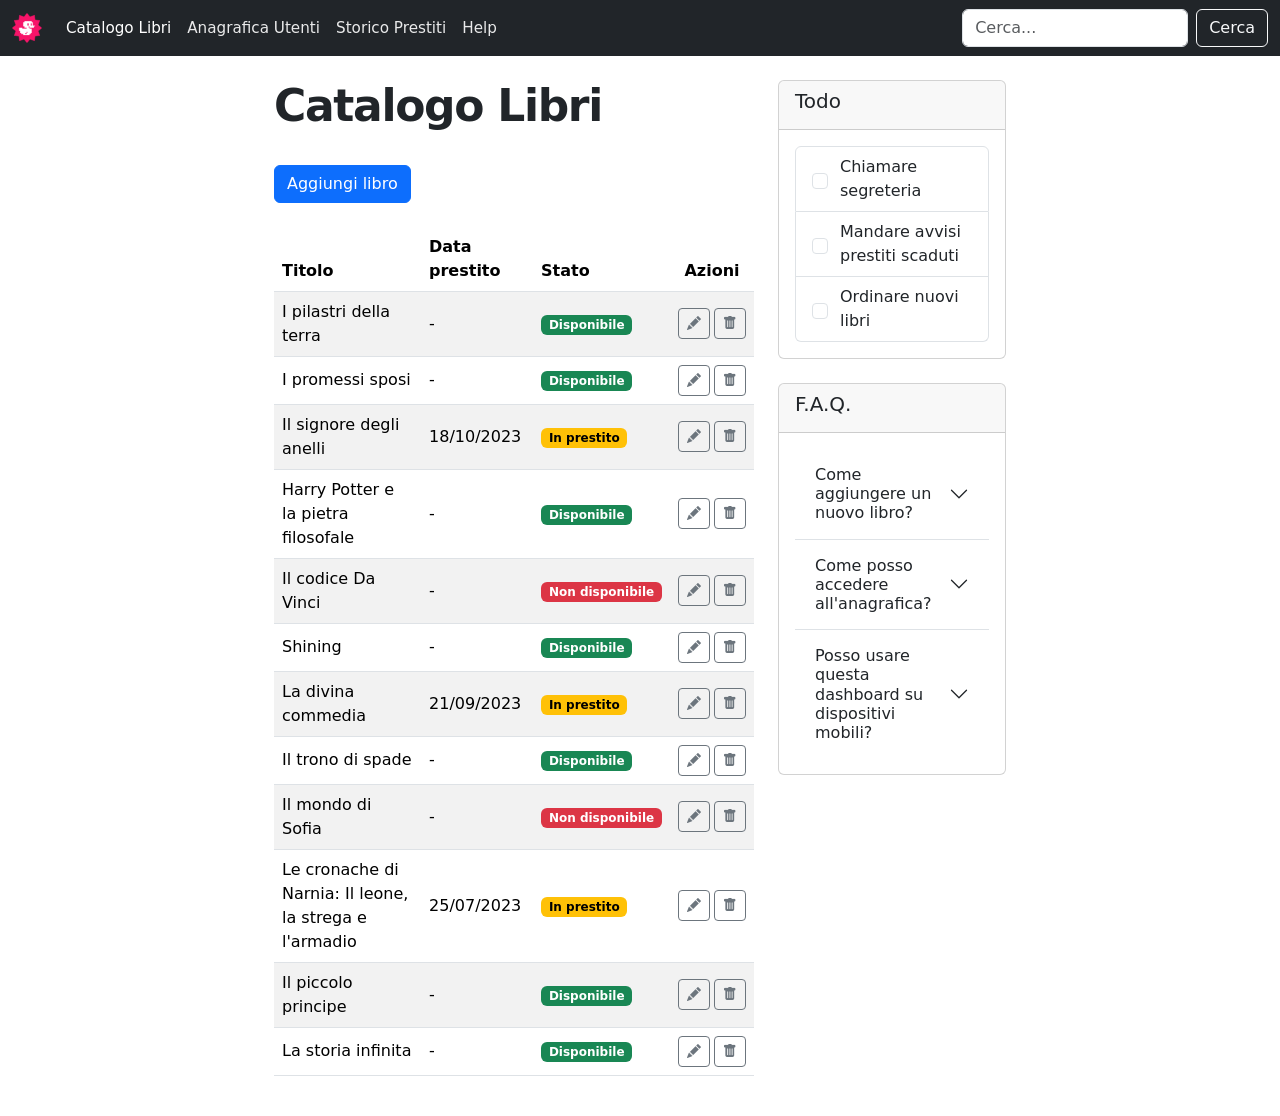
<file: index.html>
<!DOCTYPE html>
<html lang="en">
<head>
    <meta charset="UTF-8">
    <meta name="viewport" content="width=device-width, initial-scale=1.0">
    <title>Catalogo Libri Dashboard</title>

    <link href="https://cdn.jsdelivr.net/npm/bootstrap@5.3.3/dist/css/bootstrap.min.css" rel="stylesheet">
    <link rel="stylesheet" href="/styles/style.css">

    <link rel="stylesheet" href="https://cdn.jsdelivr.net/npm/bootstrap-icons@1.11.3/font/bootstrap-icons.min.css">
</head>
<body>
    <header>
        <!-- Navbar -->
        <nav class="navbar navbar-expand-lg navbar-dark bg-dark">
            <div class="container-fluid">
                <a class="navbar-brand d-flex align-items-center gap-2" href="dashboard.html">
                    <img src="/img/duck.png" alt="Logo" width="30" height="30">                    
                </a>
                
                <button class="navbar-toggler" type="button" data-bs-toggle="collapse" data-bs-target="#mainNavbar" aria-controls="#mainNavbar" aria-expanded="false" aria-label="Toggle navigation">
                    <span class="navbar-toggler-icon"></span>
                </button>

                <div class="collapse navbar-collapse" id="mainNavbar">
                    <ul class="navbar-nav me-auto my-2 my-lg-0 navbar-nav-scroll">
                        <li class="nav-item"><a class="nav-link active" aria-current="page" href="index.html">Catalogo Libri</a></li>
                        <li class="nav-item"><a class="nav-link" href="#">Anagrafica Utenti</a></li>
                        <li class="nav-item"><a class="nav-link" href="#">Storico Prestiti</a></li>
                        <li class="nav-item"><a class="nav-link" href="#">Help</a></li>
                    </ul>

                    <form class="d-none d-lg-flex" role="search">
                    <input class="form-control me-2" type="search" placeholder="Cerca...">
                    <button class="btn btn-outline-light" type="submit">Cerca</button>
                    </form>
                </div>
            </div>
        </nav>
    </header>

    <main class="py-4 px-4">
        <div class="container-fluid content-wrap">
            <div class="row g-4">
                <section class="col-12 col-xl-8">
                    <!-- Catalogo -->
                    <div class="d-flex flex-wrap justify-content-between align-items-center gap-3 mb-4">
                        <h1 class="page-title mb-3">Catalogo Libri</h1>
                        <a href="new-book.html" class="btn btn-primary" tabindex="-1" role="button">Aggiungi libro</a>
                    </div>

                    <!-- Tabella -->
                    <div class="table-responsive">
                        <table class="table align-middle table-striped table-hover">
                            <thead>
                                <tr>
                                <th>Titolo</th>
                                <th class="d-none d-md-table-cell">Data prestito</th>
                                <th>Stato</th>
                                <th class="text-center">Azioni</th>
                                </tr>
                            </thead>
                            <tbody>
                                <tr>
                                    <td>I pilastri della terra</td>
                                    <td class="d-none d-md-table-cell">-</td>
                                    <td><span class="badge text-bg-success">Disponibile</span></td>
                                    <td class="text-center">
                                        <div class="d-inline-flex gap-1">
                                            <button class="btn btn-outline-secondary btn-sm">
                                                <i class="bi bi-pencil-fill"></i>
                                            </button>
                                            <button class="btn btn-outline-secondary btn-sm">
                                                <i class="bi bi-trash-fill"></i>
                                            </button>
                                        </div>
                                    </td>
                                </tr>
                                <tr>
                                    <td>I promessi sposi</td>
                                    <td class="d-none d-md-table-cell">-</td>
                                    <td><span class="badge text-bg-success">Disponibile</span></td>
                                    <td class="text-center">
                                        <div class="d-inline-flex gap-1">
                                            <button class="btn btn-outline-secondary btn-sm">
                                                <i class="bi bi-pencil-fill"></i>
                                            </button>
                                            <button class="btn btn-outline-secondary btn-sm">
                                                <i class="bi bi-trash-fill"></i>
                                            </button>
                                        </div>
                                    </td>
                                </tr>
                                <tr>
                                    <td>Il signore degli anelli</td>
                                    <td class="d-none d-md-table-cell">18/10/2023</td>
                                    <td><span class="badge text-bg-warning">In prestito</span></td>
                                    <td class="text-center">
                                        <div class="d-inline-flex gap-1">
                                            <button class="btn btn-outline-secondary btn-sm">
                                                <i class="bi bi-pencil-fill"></i>
                                            </button>
                                            <button class="btn btn-outline-secondary btn-sm">
                                                <i class="bi bi-trash-fill"></i>
                                            </button>
                                        </div>
                                    </td>
                                </tr>
                                <tr>
                                    <td>Harry Potter e la pietra filosofale</td>
                                    <td class="d-none d-md-table-cell">-</td>
                                    <td><span class="badge text-bg-success">Disponibile</span></td>
                                    <td class="text-center">
                                        <div class="d-inline-flex gap-1">
                                            <button class="btn btn-outline-secondary btn-sm">
                                                <i class="bi bi-pencil-fill"></i>
                                            </button>
                                            <button class="btn btn-outline-secondary btn-sm">
                                                <i class="bi bi-trash-fill"></i>
                                            </button>
                                        </div>
                                    </td>
                                </tr>
                                <tr>
                                    <td>Il codice Da Vinci</td>
                                    <td class="d-none d-md-table-cell">-</td>
                                    <td><span class="badge text-bg-danger">Non disponibile</span></td>
                                    <td class="text-center">
                                        <div class="d-inline-flex gap-1">
                                            <button class="btn btn-outline-secondary btn-sm">
                                                <i class="bi bi-pencil-fill"></i>
                                            </button>
                                            <button class="btn btn-outline-secondary btn-sm">
                                                <i class="bi bi-trash-fill"></i>
                                            </button>
                                        </div>
                                    </td>
                                </tr>
                                <tr>
                                    <td>Shining</td>
                                    <td class="d-none d-md-table-cell">-</td>
                                    <td><span class="badge text-bg-success">Disponibile</span></td>
                                    <td class="text-center">
                                        <div class="d-inline-flex gap-1">
                                            <button class="btn btn-outline-secondary btn-sm">
                                                <i class="bi bi-pencil-fill"></i>
                                            </button>
                                            <button class="btn btn-outline-secondary btn-sm">
                                                <i class="bi bi-trash-fill"></i>
                                            </button>
                                        </div>
                                    </td>
                                </tr>
                                <tr>
                                    <td>La divina commedia</td>
                                    <td class="d-none d-md-table-cell">21/09/2023</td>
                                    <td><span class="badge text-bg-warning">In prestito</span></td>
                                    <td class="text-center">
                                        <div class="d-inline-flex gap-1">
                                            <button class="btn btn-outline-secondary btn-sm">
                                                <i class="bi bi-pencil-fill"></i>
                                            </button>
                                            <button class="btn btn-outline-secondary btn-sm">
                                                <i class="bi bi-trash-fill"></i>
                                            </button>
                                        </div>
                                    </td>
                                </tr>
                                <tr>
                                    <td>Il trono di spade</td>
                                    <td class="d-none d-md-table-cell">-</td>
                                    <td><span class="badge text-bg-success">Disponibile</span></td>
                                    <td class="text-center">
                                        <div class="d-inline-flex gap-1">
                                            <button class="btn btn-outline-secondary btn-sm">
                                                <i class="bi bi-pencil-fill"></i>
                                            </button>
                                            <button class="btn btn-outline-secondary btn-sm">
                                                <i class="bi bi-trash-fill"></i>
                                            </button>
                                        </div>
                                    </td>
                                </tr>
                                <tr>
                                    <td>Il mondo di Sofia</td>
                                    <td class="d-none d-md-table-cell">-</td>
                                    <td><span class="badge text-bg-danger">Non disponibile</span></td>
                                    <td class="text-center">
                                        <div class="d-inline-flex gap-1">
                                            <button class="btn btn-outline-secondary btn-sm">
                                                <i class="bi bi-pencil-fill"></i>
                                            </button>
                                            <button class="btn btn-outline-secondary btn-sm">
                                                <i class="bi bi-trash-fill"></i>
                                            </button>
                                        </div>
                                    </td>
                                </tr>
                                <tr>
                                    <td>Le cronache di Narnia: Il leone, la strega e l'armadio</td>
                                    <td class="d-none d-md-table-cell">25/07/2023</td>
                                    <td><span class="badge text-bg-warning">In prestito</span></td>
                                    <td class="text-center">
                                        <div class="d-inline-flex gap-1">
                                            <button class="btn btn-outline-secondary btn-sm">
                                                <i class="bi bi-pencil-fill"></i>
                                            </button>
                                            <button class="btn btn-outline-secondary btn-sm">
                                                <i class="bi bi-trash-fill"></i>
                                            </button>
                                        </div>
                                    </td>
                                </tr>
                                <tr>
                                    <td>Il piccolo principe</td>
                                    <td class="d-none d-md-table-cell">-</td>
                                    <td><span class="badge text-bg-success">Disponibile</span></td>
                                    <td class="text-center">
                                        <div class="d-inline-flex gap-1">
                                            <button class="btn btn-outline-secondary btn-sm">
                                                <i class="bi bi-pencil-fill"></i>
                                            </button>
                                            <button class="btn btn-outline-secondary btn-sm">
                                                <i class="bi bi-trash-fill"></i>
                                            </button>
                                        </div>
                                    </td>
                                </tr>
                                <tr>
                                    <td>La storia infinita</td>
                                    <td class="d-none d-md-table-cell">-</td>
                                    <td><span class="badge text-bg-success">Disponibile</span></td>
                                    <td class="text-center">
                                        <div class="d-inline-flex gap-1">
                                            <button class="btn btn-outline-secondary btn-sm">
                                                <i class="bi bi-pencil-fill"></i>
                                            </button>
                                            <button class="btn btn-outline-secondary btn-sm">
                                                <i class="bi bi-trash-fill"></i>
                                            </button>
                                        </div>
                                    </td>
                                </tr>
                            </tbody>
                        </table>
                    </div>
                </section>

                

                <aside class="col-12 col-xl-4">
                    <!-- sidebar -->
                    <div class="card">
                        <div class="card-header">
                            <h5 class="card-title">Todo</h5>
                        </div>
                        <div class="card-body">
                            <ul class="list-group">
                                <li class="list-group-item d-flex align-items-center gap-2">
                                    <input class="form-check-input me-1" type="checkbox" value="" id="firstCheckbox">
                                    <label class="form-check-label" for="firstCheckbox">Chiamare segreteria</label>
                                </li>
                                <li class="list-group-item d-flex align-items-center gap-2">
                                    <input class="form-check-input me-1" type="checkbox" value="" id="secondCheckbox">
                                    <label class="form-check-label" for="secondCheckbox">Mandare avvisi prestiti scaduti</label>
                                </li>
                                <li class="list-group-item d-flex align-items-center gap-2">
                                    <input class="form-check-input me-1" type="checkbox" value="" id="thirdCheckbox">
                                    <label class="form-check-label" for="thirdCheckbox">Ordinare nuovi libri</label>
                                </li>
                            </ul>
                        </div>
                    </div>

                    <div class="card mt-4">
                        <div class="card-header">
                            <h5 class="card-title">F.A.Q.</h5>
                        </div>
                        <div class="card-body">
                            <div class="accordion accordion-flush" id="accordionFlushExample">
                                <div class="accordion-item align-items-center gap-2">
                                    <h2 class="accordion-header" id="flush-headingOne">
                                        <button class="accordion-button collapsed" type="button" data-bs-toggle="collapse" data-bs-target="#flush-collapseOne" aria-expanded="false" aria-controls="flush-collapseOne">
                                            Come aggiungere un nuovo libro?
                                        </button>
                                    </h2>
                                    <div id="flush-collapseOne" class="accordion-collapse collapse" aria-labelledby="flush-headingOne" data-bs-parent="#accordionFlushExample">
                                        <div class="accordion-body">Per aggiungere un nuovo libro, puoi seguire questi passi:<br> 1) Accedi al sistema;<br>  2) Naviga fino alla sezione "Gestione Libri";<br>  3) Clicca su "Aggiungi Nuovo Libro";<br>  4) Compila i campi richiesti;<br>  5) Salva le modifiche.</div>
                                    </div>
                                </div>
                                <div class="accordion-item align-items-center gap-2">
                                    <h2 class="accordion-header" id="flush-headingTwo">
                                        <button class="accordion-button collapsed" type="button" data-bs-toggle="collapse" data-bs-target="#flush-collapseTwo" aria-expanded="false" aria-controls="flush-collapseTwo">
                                            Come posso accedere all'anagrafica?
                                        </button>
                                    </h2>
                                    <div id="flush-collapseTwo" class="accordion-collapse collapse" aria-labelledby="flush-headingTwo" data-bs-parent="#accordionFlushExample">
                                        <div class="accordion-body">Per accedere all'anagrafica, puoi seguire questi passi:<br>  1) Accedi al sistema; <br> 2) Naviga fino alla sezione "Anagrafica";<br>  3) Seleziona il cliente desiderato.</div>
                                    </div>
                                </div>
                                <div class="accordion-item align-items-center gap-2">
                                    <h2 class="accordion-header" id="flush-headingThree">
                                        <button class="accordion-button collapsed" type="button" data-bs-toggle="collapse" data-bs-target="#flush-collapseThree" aria-expanded="false" aria-controls="flush-collapseThree">
                                            Posso usare questa dashboard su dispositivi mobili?
                                        </button>
                                    </h2>
                                    <div id="flush-collapseThree" class="accordion-collapse collapse" aria-labelledby="flush-headingThree" data-bs-parent="#accordionFlushExample">
                                        <div class="accordion-body">Sì, questa dashboard è completamente responsive e può essere utilizzata su dispositivi mobili senza problemi.</div>
                                    </div>
                                </div>
                            </div>
                        </div>
                    </div>
                </aside>
            </div>
        </div>

        

    </main>

    <script src="https://cdn.jsdelivr.net/npm/bootstrap@5.3.3/dist/js/bootstrap.bundle.min.js"></script>
</body>
</html>
</file>
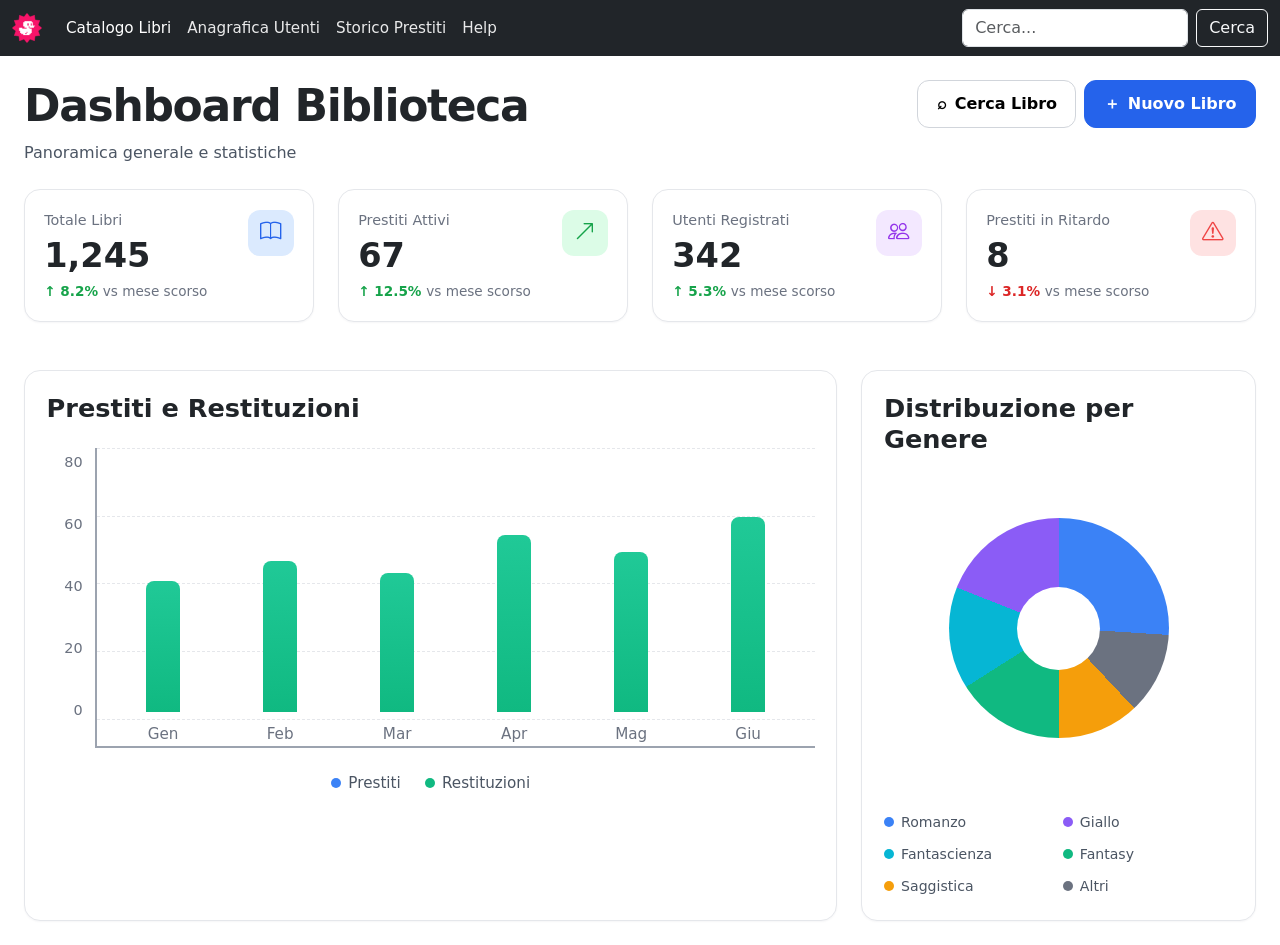
<file: dashboard.html>
<!DOCTYPE html>
<html lang="en">
<head>
    <meta charset="UTF-8">
    <meta name="viewport" content="width=device-width, initial-scale=1.0">
    <title>Catalogo Libri Dashboard</title>

    <link href="https://fonts.googleapis.com/css2?family=Inter:wght@400;500;600;700;800&amp;display=swap" rel="stylesheet">
    <link href="https://cdn.jsdelivr.net/npm/bootstrap@5.3.3/dist/css/bootstrap.min.css" rel="stylesheet">
    <link rel="stylesheet" href="/styles/style.css">

    <link rel="stylesheet" href="https://cdn.jsdelivr.net/npm/bootstrap-icons@1.11.3/font/bootstrap-icons.min.css">
</head>
<body>
    <header>
        <!-- Navbar -->
        <nav class="navbar navbar-expand-lg navbar-dark bg-dark">
            <div class="container-fluid">
                <a class="navbar-brand d-flex align-items-center gap-2" href="dashboard.html">
                    <img src="/img/duck.png" alt="Logo" width="30" height="30">                    
                </a>
                
                <button class="navbar-toggler" type="button" data-bs-toggle="collapse" data-bs-target="#mainNavbar" aria-controls="#mainNavbar" aria-expanded="false" aria-label="Toggle navigation">
                    <span class="navbar-toggler-icon"></span>
                </button>

                <div class="collapse navbar-collapse" id="mainNavbar">
                    <ul class="navbar-nav me-auto my-2 my-lg-0 navbar-nav-scroll">
                        <li class="nav-item"><a class="nav-link active" aria-current="page" href="index.html">Catalogo Libri</a></li>
                        <li class="nav-item"><a class="nav-link" href="#">Anagrafica Utenti</a></li>
                        <li class="nav-item"><a class="nav-link" href="#">Storico Prestiti</a></li>
                        <li class="nav-item"><a class="nav-link" href="#">Help</a></li>
                    </ul>

                    <form class="d-none d-lg-flex" role="search">
                    <input class="form-control me-2" type="search" placeholder="Cerca...">
                    <button class="btn btn-outline-light" type="submit">Cerca</button>
                    </form>
                </div>
            </div>
        </nav>
    </header>

    <main class="py-4 px-4">
        
        
            <div class="d-flex flex-column flex-lg-row justify-content-between align-items-start align-items gap-3 mb-4">
                <div>
                    <h1 class="page-title mb-2">Dashboard Biblioteca</h1>
                    <p class="page-subtitle mb-0">Panoramica generale e statistiche</p>
                </div>
                <div class="d-flex flex-column flex-sm-row gap-2">
                    <button class="btn btn-light action-btn"><span class="me-2">⌕</span>Cerca Libro</button>
                    <a href="new-book.html" class="btn btn-primary action-btn">
                    <span class="me-2">＋</span>Nuovo Libro
                    </a>
                </div>
            </div>
        
        
        <div class="row g-4 mb-4 mb-lg-5">
            <div class="col-12 col-sm-6 col-xl-3">
                <div class="stat-card">
                    <div class="d-flex justify-content-between align-items">
                        <div>
                            <p class="stat-label mb-2">Totale Libri</p>
                            <h2 class="stat-number mb-2">1,245</h2>
                            <p class="stat-trend trend-positive mb-0">↑ 8.2% <span>vs mese scorso</span></p>
                        </div>
                        <div class="stat-icon icon-blue">
                            <i class="bi bi-book"></i>
                        </div>
                    </div>
                </div>
            </div>
            <div class="col-12 col-sm-6 col-xl-3">
                <div class="stat-card">
                    <div class="d-flex justify-content-between align-items-start">
                        <div>
                            <p class="stat-label mb-2">Prestiti Attivi</p>
                            <h2 class="stat-number mb-2">67</h2>
                            <p class="stat-trend trend-positive mb-0">↑ 12.5% <span>vs mese scorso</span></p>
                        </div>
                        <div class="stat-icon icon-green">
                            <i class="bi bi-arrow-up-right"></i>
                        </div>
                    </div>
                </div>
            </div>
            <div class="col-12 col-sm-6 col-xl-3">
                <div class="stat-card">
                    <div class="d-flex justify-content-between align-items-start">
                        <div>
                            <p class="stat-label mb-2">Utenti Registrati</p>
                            <h2 class="stat-number mb-2">342</h2>
                            <p class="stat-trend trend-positive mb-0">↑ 5.3% <span>vs mese scorso</span></p>
                        </div>
                        <div class="stat-icon icon-purple">
                            <i class="bi bi-people"></i>
                        </div>
                    </div>
                </div>
            </div>
            <div class="col-12 col-sm-6 col-xl-3">
                <div class="stat-card">
                    <div class="d-flex justify-content-between align-items-start">
                        <div>
                            <p class="stat-label mb-2">Prestiti in Ritardo</p>
                            <h2 class="stat-number mb-2">8</h2>
                            <p class="stat-trend trend-negative mb-0">↓ 3.1% <span>vs mese scorso</span></p>
                        </div>
                        <div class="stat-icon icon-red">
                            <i class="bi bi-exclamation-triangle"></i>
                        </div>
                    </div>
                </div>
            </div>
        </div>
        <div class="row g-4 align-items-stretch">
            <div class="col-12 col-lg-8">
            <div class="dashboard-card h-100">
                <h3 class="section-title mb-4">Prestiti e Restituzioni</h3>
                
                <div class="chart-area">
                <div class="y-axis"><span>80</span><span>60</span><span>40</span><span>20</span><span>0</span></div>
                <div class="bars-wrapper">
                    <div class="grid-lines"><span></span><span></span><span></span><span></span><span></span></div>
                    <div class="bars">
                    <div class="bar-item"><div class="bar green" style="height: 45%;"></div><p>Gen</p></div>
                    <div class="bar-item"><div class="bar green" style="height: 52%;"></div><p>Feb</p></div>
                    <div class="bar-item"><div class="bar green" style="height: 48%;"></div><p>Mar</p></div>
                    <div class="bar-item"><div class="bar green" style="height: 61%;"></div><p>Apr</p></div>
                    <div class="bar-item"><div class="bar green" style="height: 55%;"></div><p>Mag</p></div>
                    <div class="bar-item"><div class="bar green" style="height: 67%;"></div><p>Giu</p></div>
                    </div>
                </div>
                </div>
                <div class="legend mt-4"><div class="legend-item"><span class="legend-dot dot-blue"></span>Prestiti</div><div class="legend-item"><span class="legend-dot dot-green"></span>Restituzioni</div></div>
            </div>
            </div>
            <div class="col-12 col-lg-4">
            <div class="dashboard-card h-100">
                <h3 class="section-title mb-4">Distribuzione per Genere</h3>
                
                <div class="donut-wrap">
                    <div class="donut-chart"></div>
                </div>
                    <div class="row g-2 genre-legend mt-4">
                    <div class="col-6">
                        <div class="legend-item small"><span class="legend-dot dot-romance"></span>Romanzo</div>
                    </div>
                    <div class="col-6">
                        <div class="legend-item small"><span class="legend-dot dot-yellow"></span>Giallo</div>
                    </div>
                    <div class="col-6">
                        <div class="legend-item small"><span class="legend-dot dot-cyan"></span>Fantascienza</div>
                    </div>
                    <div class="col-6">
                        <div class="legend-item small"><span class="legend-dot dot-green"></span>Fantasy</div>
                    </div>
                    <div class="col-6">
                        <div class="legend-item small"><span class="legend-dot dot-orange"></span>Saggistica</div>
                    </div>
                    <div class="col-6">
                        <div class="legend-item small"><span class="legend-dot dot-gray"></span>Altri</div>
                    </div>
                </div>
            </div>
            </div>
        </div>
        </div>
    </main>

    <script src="https://cdn.jsdelivr.net/npm/bootstrap@5.3.3/dist/js/bootstrap.bundle.min.js"></script>
</body>
</html>
</file>
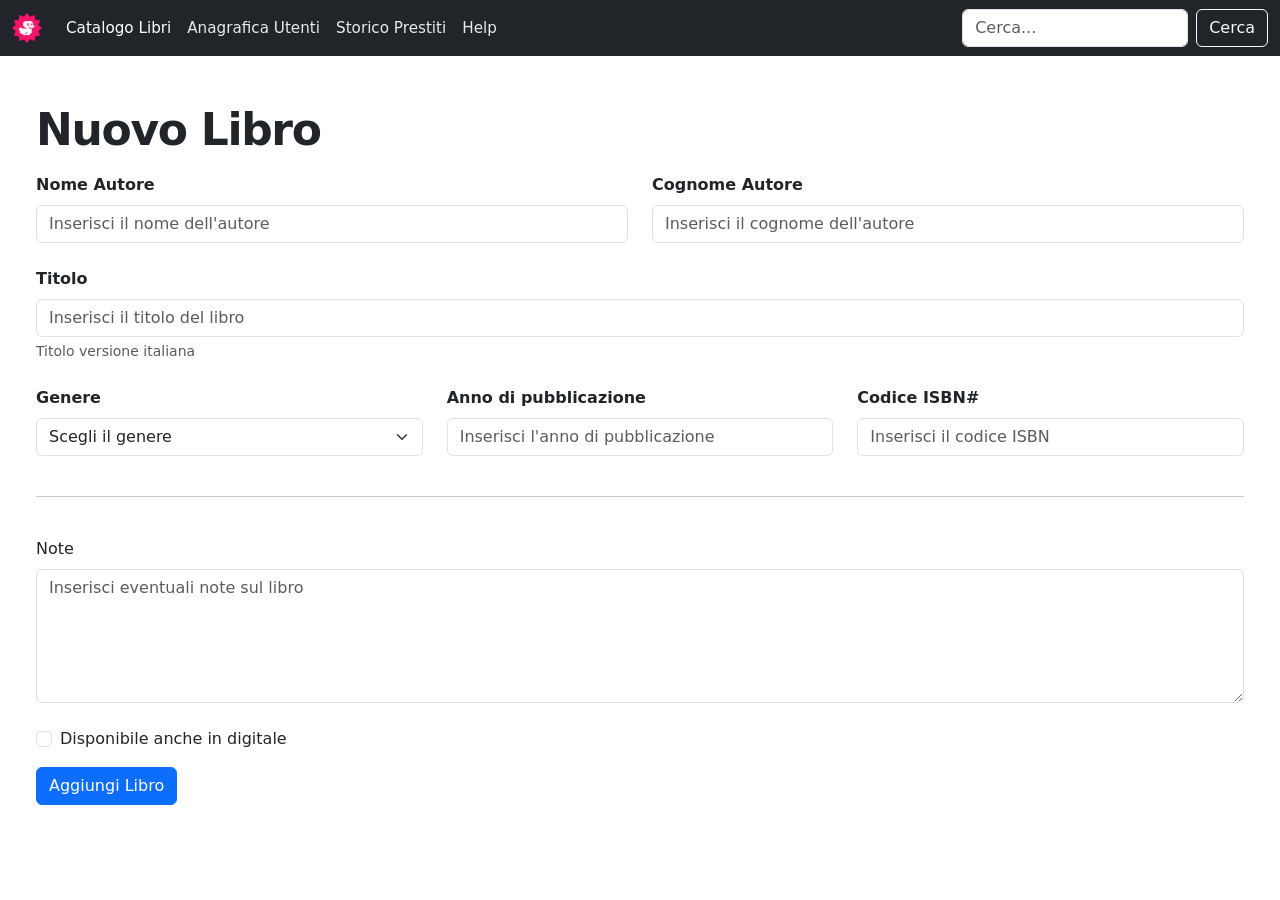
<file: new-book.html>
<!DOCTYPE html>
<html lang="en">
<head>
    <meta charset="UTF-8">
    <meta name="viewport" content="width=device-width, initial-scale=1.0">
    <title>Catalogo Libri Dashboard</title>

    <link href="https://cdn.jsdelivr.net/npm/bootstrap@5.3.3/dist/css/bootstrap.min.css" rel="stylesheet">
    <link rel="stylesheet" href="/styles/style.css">

    <link rel="stylesheet" href="https://cdn.jsdelivr.net/npm/bootstrap-icons@1.11.3/font/bootstrap-icons.min.css">
<header>
        <!-- Navbar -->
        <nav class="navbar navbar-expand-lg navbar-dark bg-dark">
            <div class="container-fluid">
                <a class="navbar-brand d-flex align-items-center gap-2" href="dashboard.html">
                    <img src="/img/duck.png" alt="Logo" width="30" height="30">                    
                </a>
                
                <button class="navbar-toggler" type="button" data-bs-toggle="collapse" data-bs-target="#mainNavbar" aria-controls="#mainNavbar" aria-expanded="false" aria-label="Toggle navigation">
                    <span class="navbar-toggler-icon"></span>
                </button>

                <div class="collapse navbar-collapse" id="mainNavbar">
                    <ul class="navbar-nav me-auto my-2 my-lg-0 navbar-nav-scroll">
                        <li class="nav-item"><a class="nav-link active" aria-current="page" href="index.html">Catalogo Libri</a></li>
                        <li class="nav-item"><a class="nav-link" href="#">Anagrafica Utenti</a></li>
                        <li class="nav-item"><a class="nav-link" href="#">Storico Prestiti</a></li>
                        <li class="nav-item"><a class="nav-link" href="#">Help</a></li>
                    </ul>

                    <form class="d-none d-lg-flex" role="search">
                    <input class="form-control me-2" type="search" placeholder="Cerca...">
                    <button class="btn btn-outline-light" type="submit">Cerca</button>
                    </form>
                </div>
            </div>
        </nav>
    </header>

    <!-- CONTENUTO PRINCIPALE -->
    <main class="page-content py-4 px-4">
        <div class="container-fluid form-wrapper">
            <div class="row mt-4">
                <div class="col-12">
                    <h1 class="page-title mb-3">Nuovo Libro</h1>
                </div>
            </div>

            <form>
                <div class="row g-4">
                    <!-- Nome autore -->
                    <div class="col-6 col-md-6">
                        <label for="title" class="form-label fw-semibold">Nome Autore</label>
                        <input required type="text" class="form-control" id="title" placeholder="Inserisci il nome dell'autore">
                    </div>
                    <!-- Cognome autore -->
                    <div class="col-6 col-md-6">
                        <label for="author" class="form-label fw-semibold">Cognome Autore</label>
                        <input required type="text" class="form-control" id="author" placeholder="Inserisci il cognome dell'autore">
                    </div>
                    <!-- Titolo libro -->
                    <div class="col-12">
                        <label for="title" class="form-label fw-semibold">Titolo</label>
                        <input required type="text" class="form-control" id="title" placeholder="Inserisci il titolo del libro">
                        <div class="form-text">Titolo versione italiana</div>
                    </div>
                    <!-- Genere -->
                    <div class="col-12 col-lg-4">
                        <label for="genre" class="form-label fw-semibold">Genere</label>
                        <select required id="genre" class="form-select" aria-label="Scegli il genere">
                            <option selected disabled value="">Scegli il genere</option>
                            <option value="fantasy">Fantasy</option>
                            <option value="romanzo">Romanzo</option>
                            <option value="thriller">Thriller</option>
                            <option value="horror">Horror</option>
                            <option value="classico">Classico</option>
                        </select>
                    </div>
                    <!-- Anno di pubblicazione -->
                    <div class="col-12 col-lg-4">
                        <label for="year" class="form-label fw-semibold">Anno di pubblicazione</label>
                        <input required type="text" class="form-control" id="year" placeholder="Inserisci l'anno di pubblicazione">
                    </div>
                    <!-- Codice ISBN-->
                    <div class="col-12 col-lg-4">
                        <label for="isbn" class="form-label fw-semibold">Codice ISBN#</label>
                        <input type="text" class="form-control" id="isbn" placeholder="Inserisci il codice ISBN">
                    </div>
                    <!-- Separatore-->
                    <div class="col-12">
                        <hr class="form-separator">
                    </div>

                    <!-- Note -->
                    <div class="col-12">
                        <label for="notes" class="form-label form-page-label">Note</label>
                        <textarea class="form-control form-page-control form-page-textarea" id="notes" rows="5" placeholder="Inserisci eventuali note sul libro"></textarea>
                    </div>
                    <!-- Disponibilità digitale -->
                    <div class="col-12">
                        <div class="form-check digital-check">
                        <input class="form-check-input" type="checkbox" value="" id="digitalBook">
                        <label class="form-check-label digital-check-label" for="digitalBook">
                            Disponibile anche in digitale
                        </label>
                    </div>
                    <!-- Bottone -->
                    <div class="col-12 mt-3">
                        <button type="submit" class="btn btn-primary submit-book-btn">Aggiungi Libro</button>
                    </div>
                </div>

                
                
            </form>
            

                
        </div>

    </main>

    <script src="https://cdn.jsdelivr.net/npm/bootstrap@5.3.3/dist/js/bootstrap.bundle.min.js"></script>
</body>
</html>
</file>
<file: styles/style.css>
.custom-navbar { background: linear-gradient(90deg, #2a313b 0%, #262d38 100%); min-height: 74px; }
.brand-logo { width: 28px; height: 28px; border-radius: 4px; object-fit: cover; }
.navbar-brand, .navbar-brand:hover { color: #ffffff; font-size: 1rem; }
.navbar-dark .navbar-nav .nav-link { color: rgba(255,255,255,.9); font-size: .95rem; }
.navbar-dark .navbar-nav .nav-link.active, .navbar-dark .navbar-nav .nav-link:hover { color: #ffffff; }
.page-title { font-size: clamp(2rem, 4vw, 2.75rem); font-weight: 700; letter-spacing: -0.03em; }
.page-subtitle { color: #4b5563; font-size: 1rem; }
.action-btn { height: 48px; border-radius: 12px; padding: .75rem 1.15rem; font-weight: 600; display: inline-flex; align-items: center; justify-content: center; }
.btn-light.action-btn { background-color: #ffffff; border: 1px solid #d1d5db; }
.btn-primary.action-btn { background-color: #2563eb; border-color: #2563eb; }
.stat-card, .dashboard-card { background-color: #ffffff; border: 1px solid #e5e7eb; border-radius: 16px; box-shadow: 0 1px 2px rgba(16,24,40,.04); }
.stat-card { padding: 1.25rem 1.2rem; }
.stat-label { color: #6b7280; font-size: .9rem; font-weight: 500; }
.stat-number { font-size: 2.1rem; font-weight: 800; line-height: 1; }
.stat-trend { font-size: .85rem; font-weight: 600; }
.stat-trend span { color: #6b7280; font-weight: 500; }
.trend-positive { color: #16a34a; }
.trend-negative { color: #dc2626; }
.stat-icon { width: 46px; height: 46px; border-radius: 12px; display: flex; align-items: center; justify-content: center; font-size: 1.35rem; font-weight: 700; }
.icon-blue { background-color: #dbeafe; color: #2563eb; }
.icon-green { background-color: #dcfce7; color: #16a34a; }
.icon-purple { background-color: #f3e8ff; color: #9333ea; }
.icon-red { background-color: #fee2e2; color: #ef4444; }
.dashboard-card { padding: 1.35rem; }
.section-title { font-size: 1.6rem; font-weight: 700; }
.chart-area { display: flex; gap: .75rem; min-height: 300px; }
.y-axis { width: 36px; display: flex; flex-direction: column; justify-content: space-between; font-size: .9rem; color: #6b7280; text-align: right; padding-top: .25rem; padding-bottom: 1.6rem; }
.bars-wrapper { position: relative; flex: 1; border-left: 2px solid #9ca3af; border-bottom: 2px solid #9ca3af; padding: 0 .5rem .75rem .5rem; }
.grid-lines { position: absolute; inset: 0 0 1.6rem 0; display: flex; flex-direction: column; justify-content: space-between; pointer-events: none; }
.grid-lines span { border-top: 1px dashed #e5e7eb; width: 100%; }
.bars { position: absolute; inset: .5rem .5rem 0 .5rem; display: flex; align-items: flex-end; justify-content: space-around; }
.bar-item { width: 52px; height: 100%; display: flex; flex-direction: column; justify-content: flex-end; align-items: center; gap: .7rem; }
.bar { width: 34px; border-radius: 8px 8px 0 0; }
.bar.green { background: linear-gradient(180deg, #20c997 0%, #10b981 100%); }
.bar-item p { margin: 0; color: #6b7280; font-size: .95rem; }
.legend { display: flex; align-items: center; justify-content: center; gap: 1.5rem; flex-wrap: wrap; }
.legend-item { display: inline-flex; align-items: center; gap: .45rem; color: #4b5563; font-size: .95rem; }
.legend-item.small { font-size: .88rem; }
.legend-dot { width: 10px; height: 10px; border-radius: 50%; display: inline-block; }
.dot-blue { background-color: #3b82f6; } .dot-green { background-color: #10b981; } .dot-romance { background-color: #3b82f6; } .dot-yellow { background-color: #8b5cf6; } .dot-cyan { background-color: #06b6d4; } .dot-orange { background-color: #f59e0b; } .dot-gray { background-color: #6b7280; }
.donut-wrap { display: flex; justify-content: center; align-items: center; min-height: 300px; }
.donut-chart { width: 220px; height: 220px; border-radius: 50%; background: conic-gradient(#3b82f6 0 26%, #6b7280 26% 38%, #f59e0b 38% 50%, #10b981 50% 66%, #06b6d4 66% 81%, #8b5cf6 81% 100%); position: relative; }
.donut-chart::after { content: ""; position: absolute; inset: 31%; background-color: #ffffff; border-radius: 50%; }
@media (max-width: 991.98px) { .chart-area { min-height: 260px; } .donut-wrap { min-height: 240px; } .donut-chart { width: 190px; height: 190px; } }
@media (max-width: 767.98px) { .custom-navbar { min-height: 70px; } .dashboard-card, .stat-card { border-radius: 14px; } .section-title { font-size: 1.35rem; } .chart-area { min-height: 220px; } .y-axis { font-size: .8rem; } .bar-item { width: 42px; } .bar { width: 26px; } .bar-item p { font-size: .8rem; } }
.content-wrap {
    padding-left: 250px;
    padding-right: 250px;
}



@media (max-width: 1199.98px) {
.content-wrap {
    padding-left: 60px;
    padding-right: 60px;
    }
}

@media (max-width: 767.98px) {
.content-wrap {
    padding-left: 16px;
    padding-right: 16px;
    }
}
</file>
